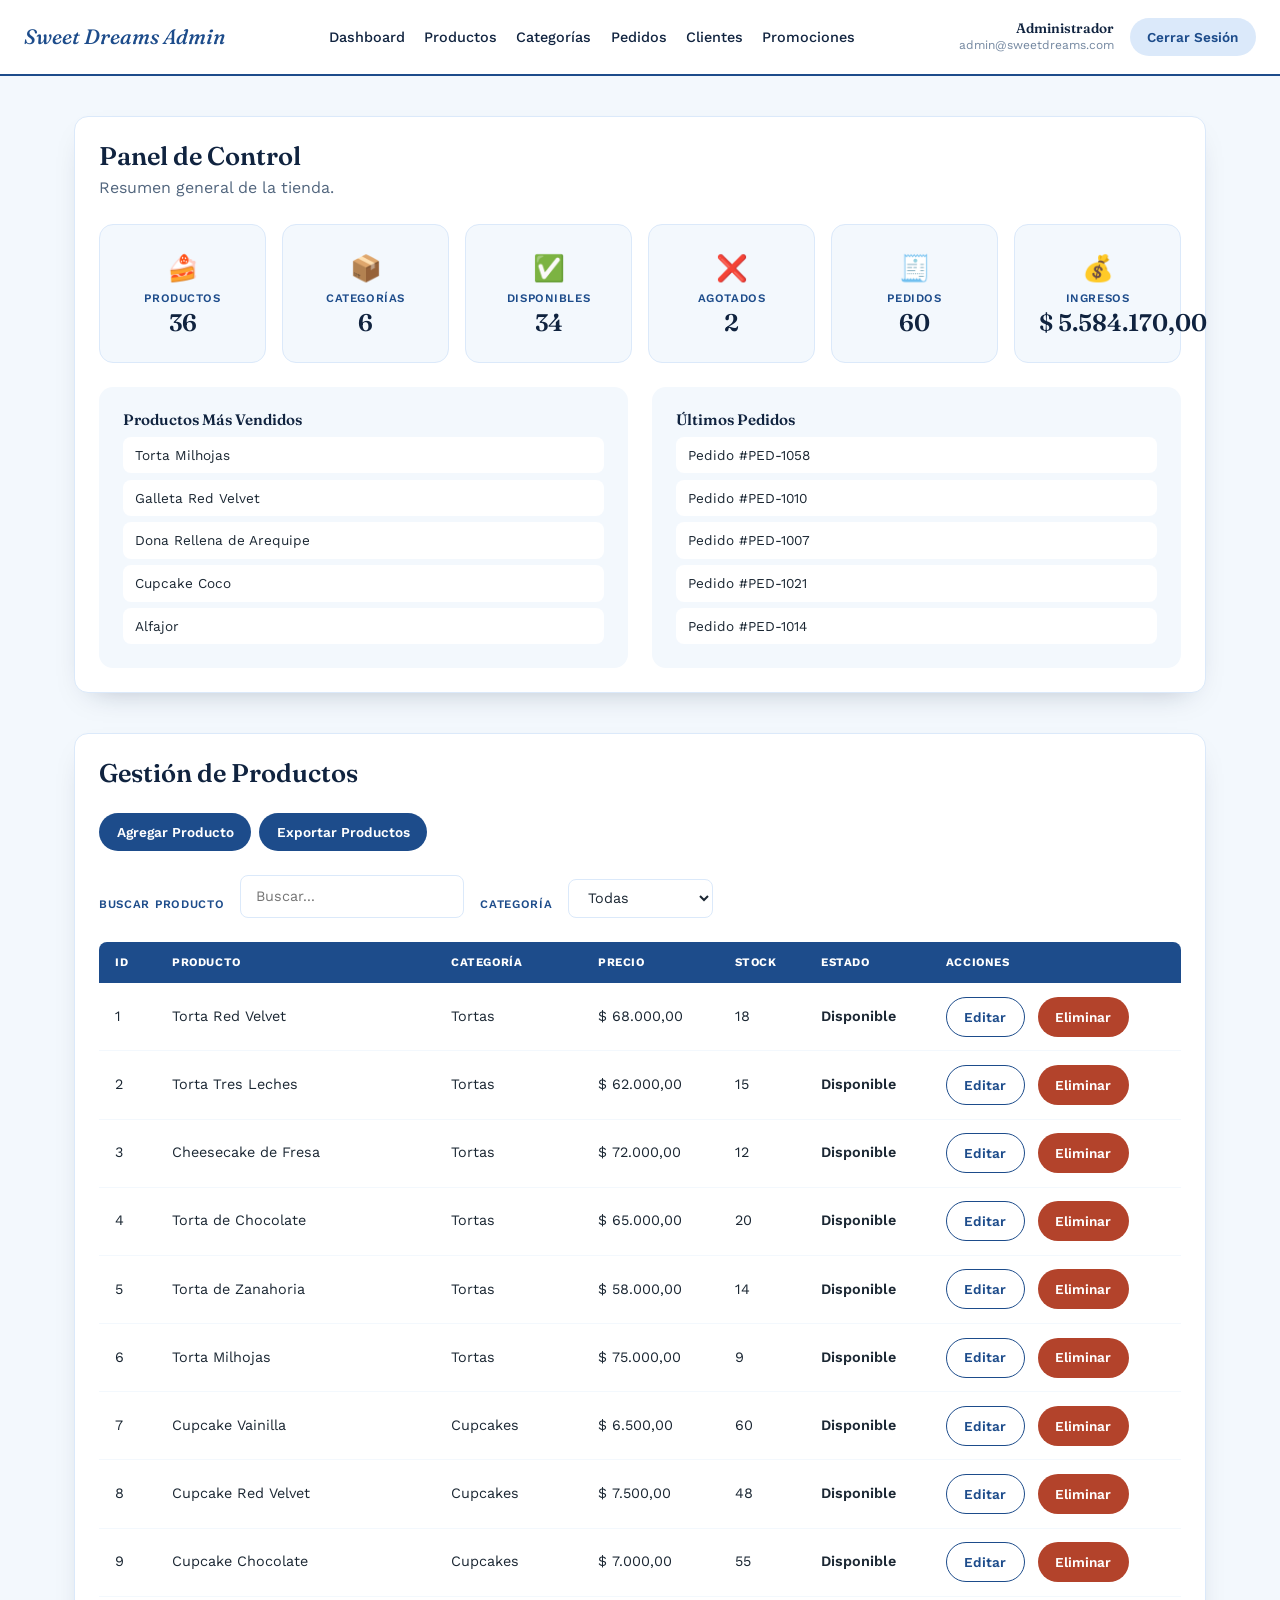
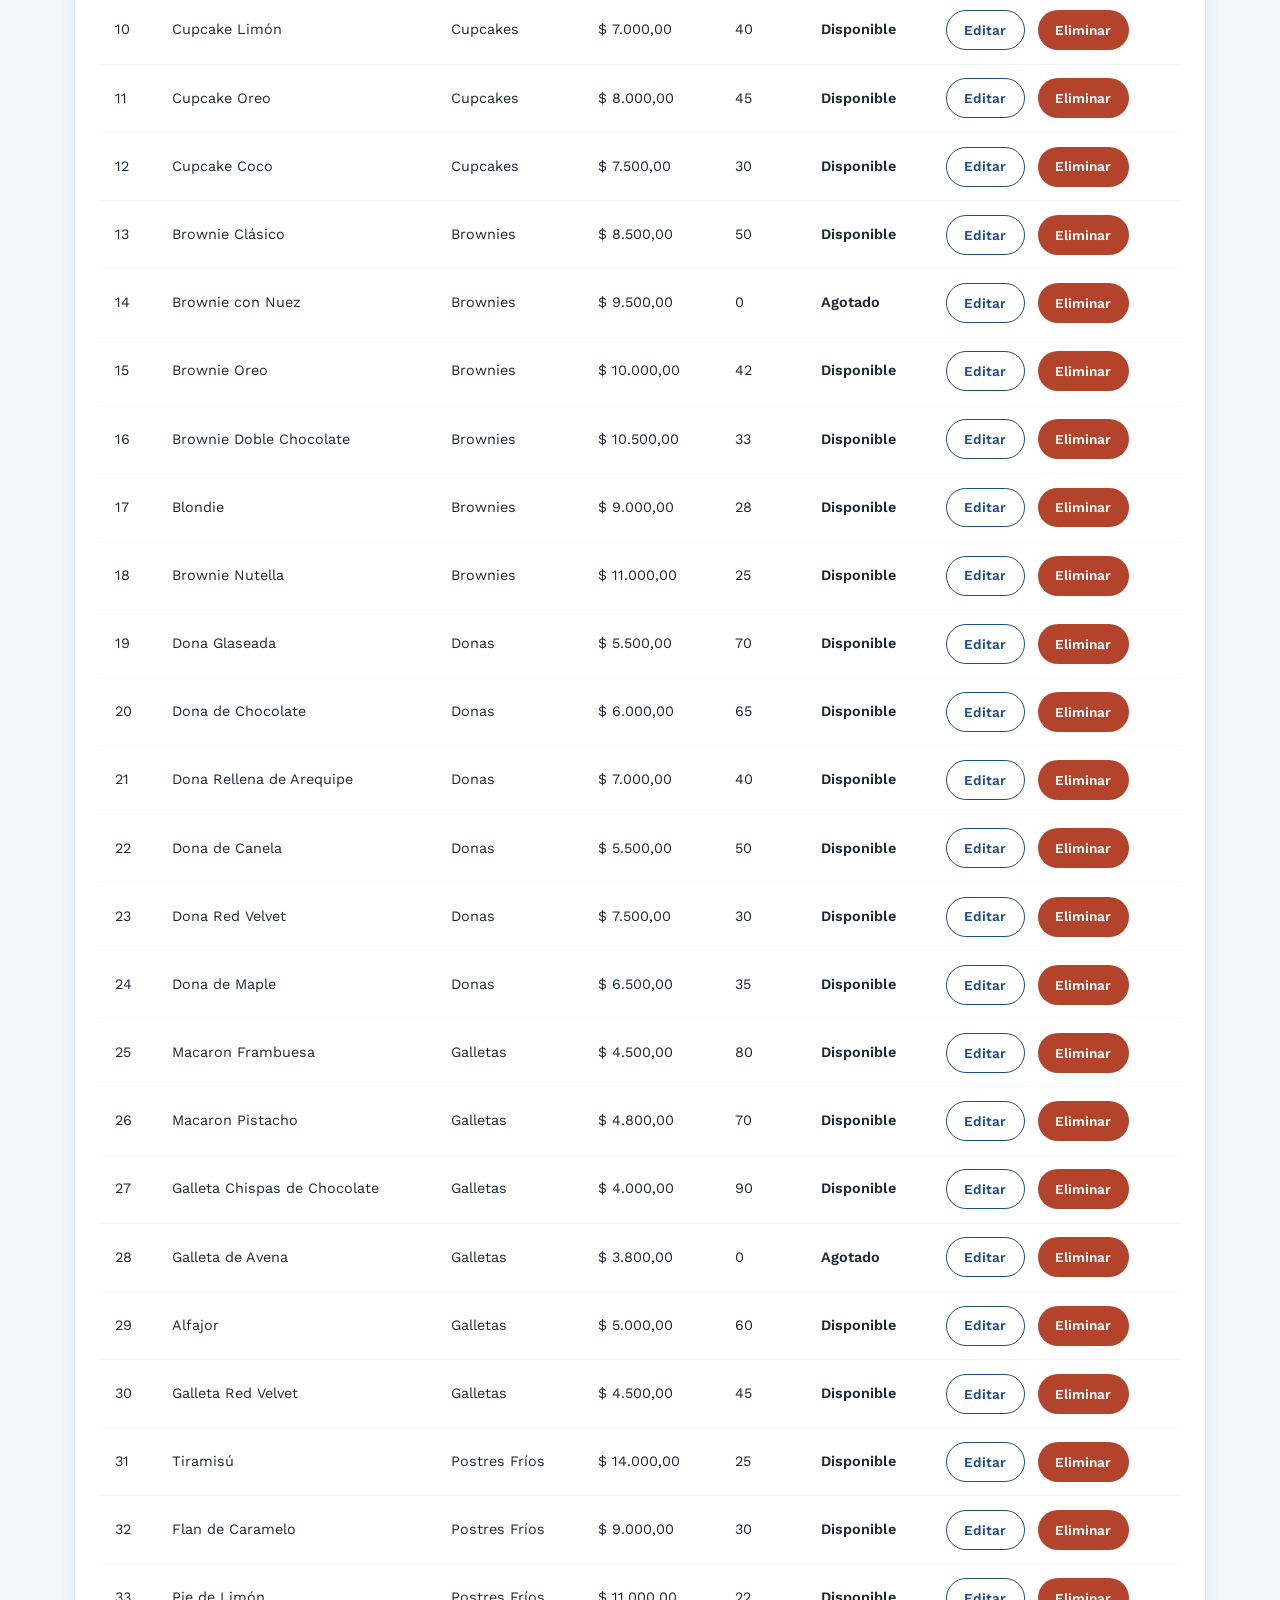
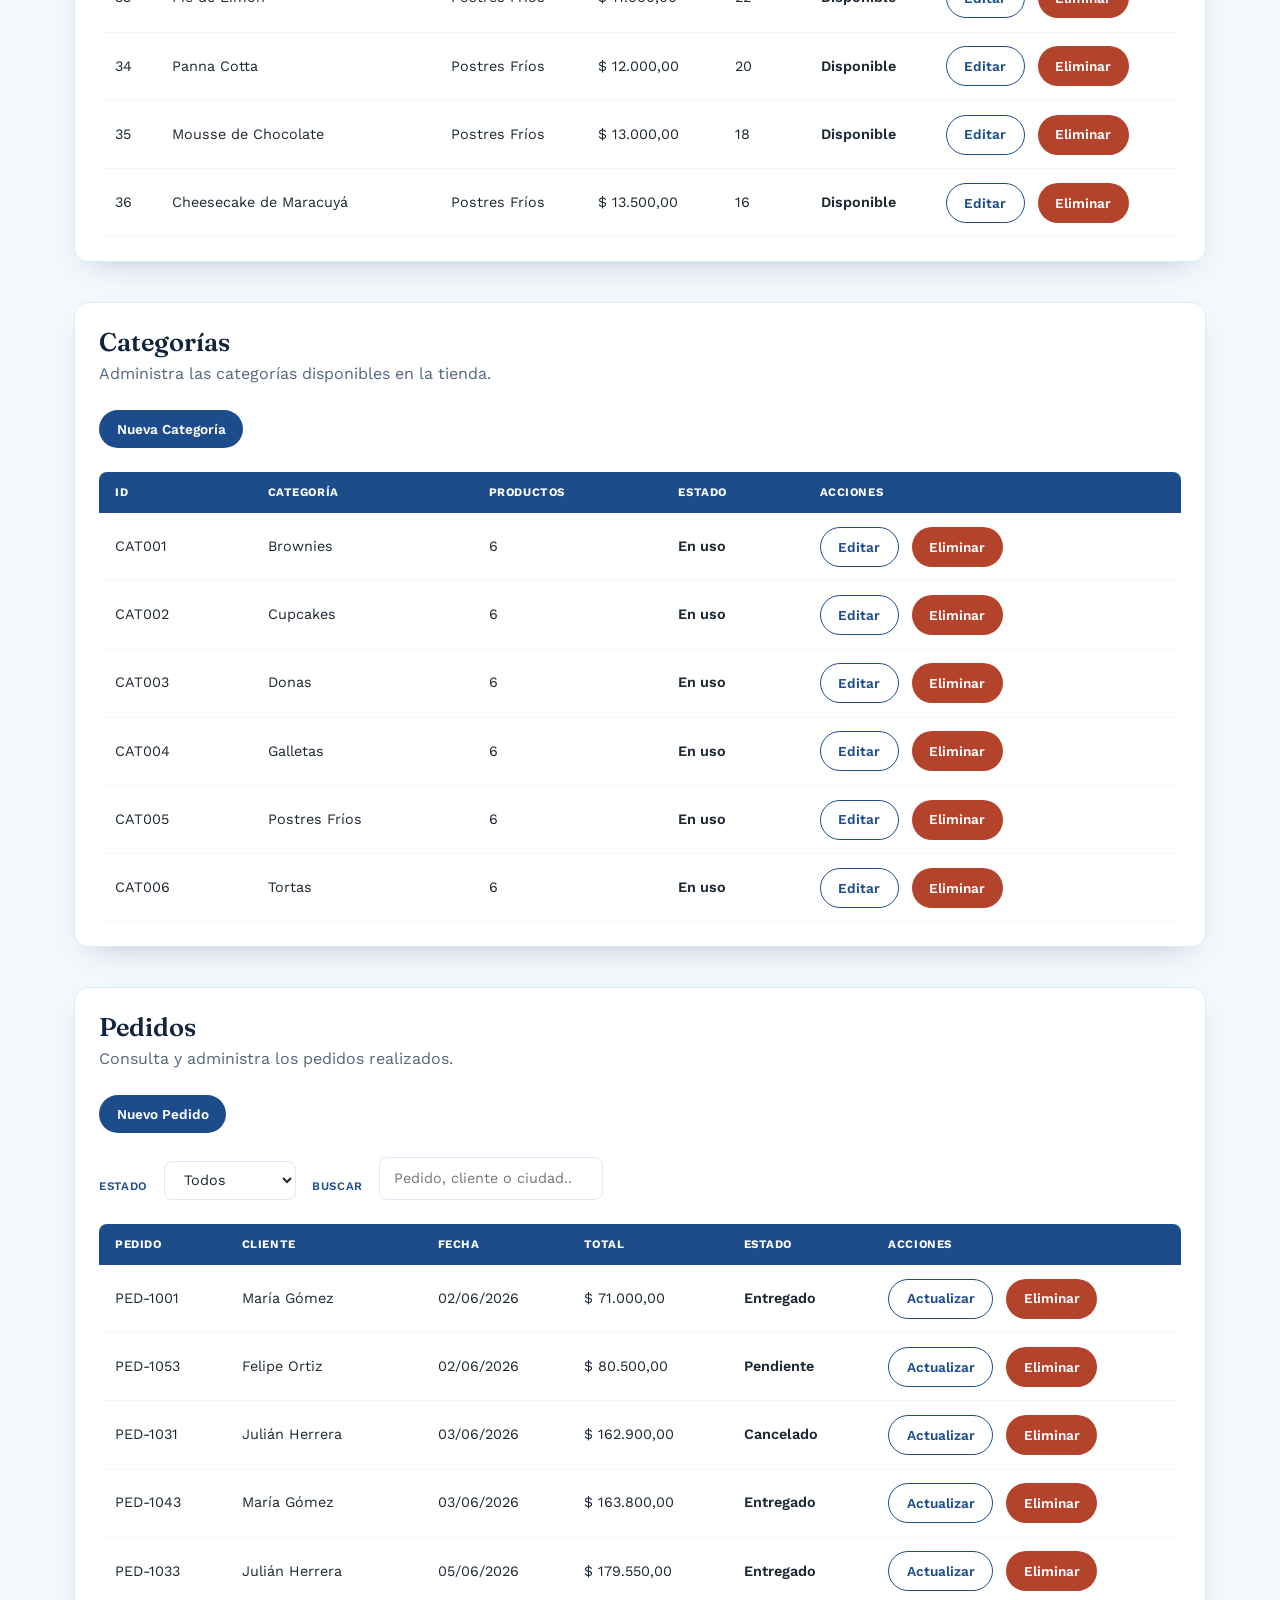
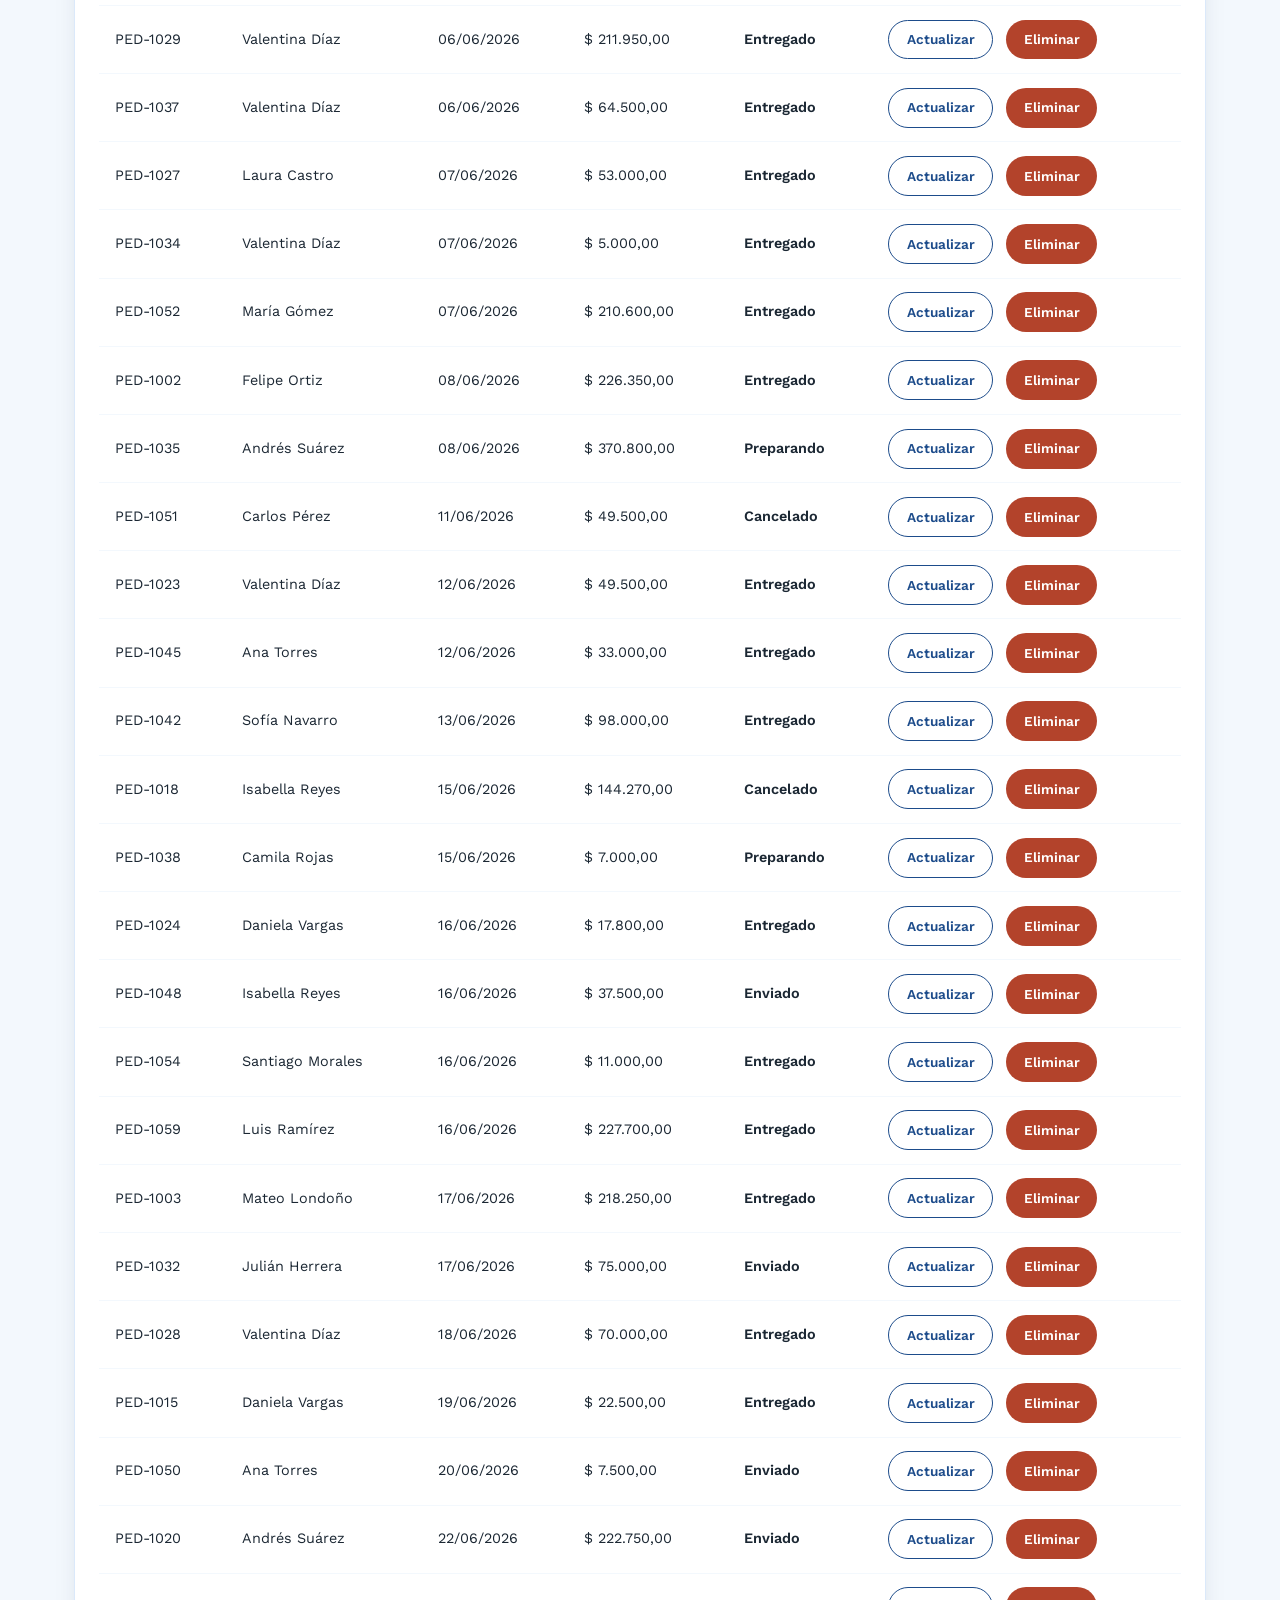
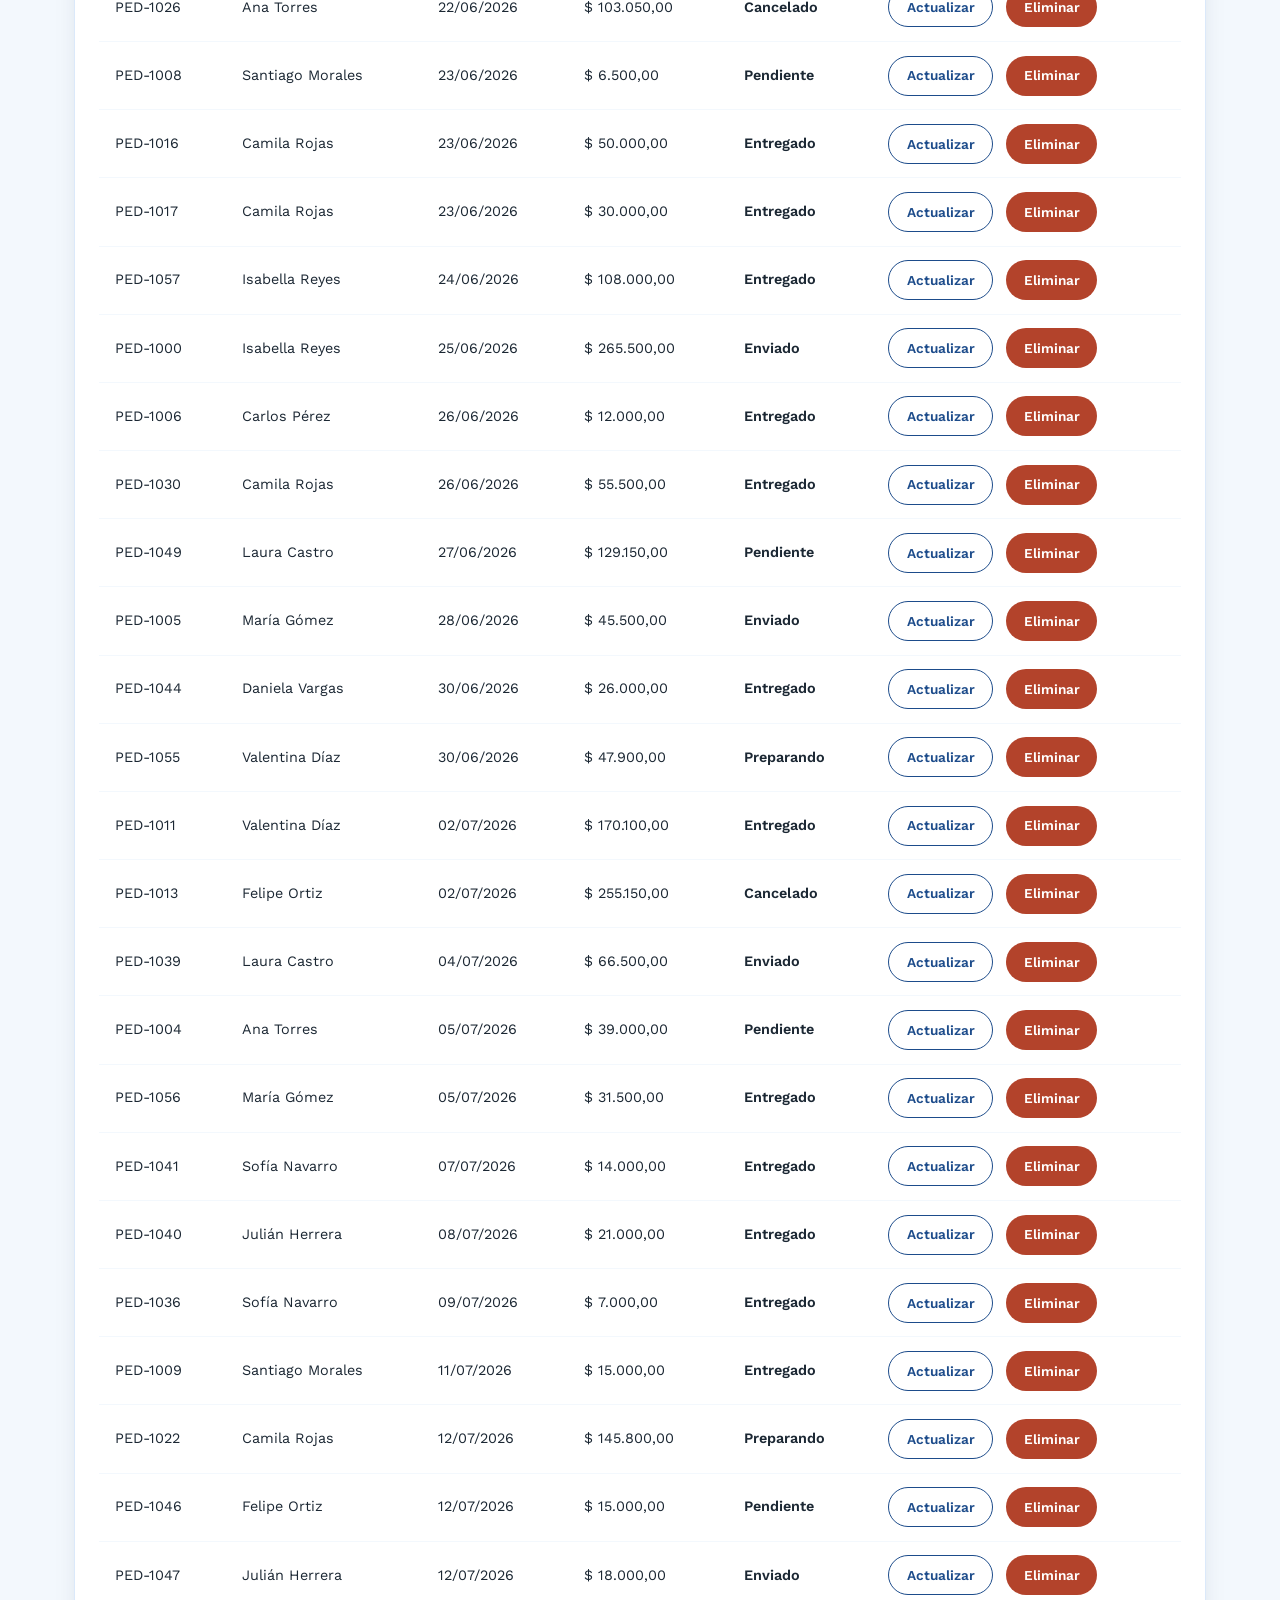
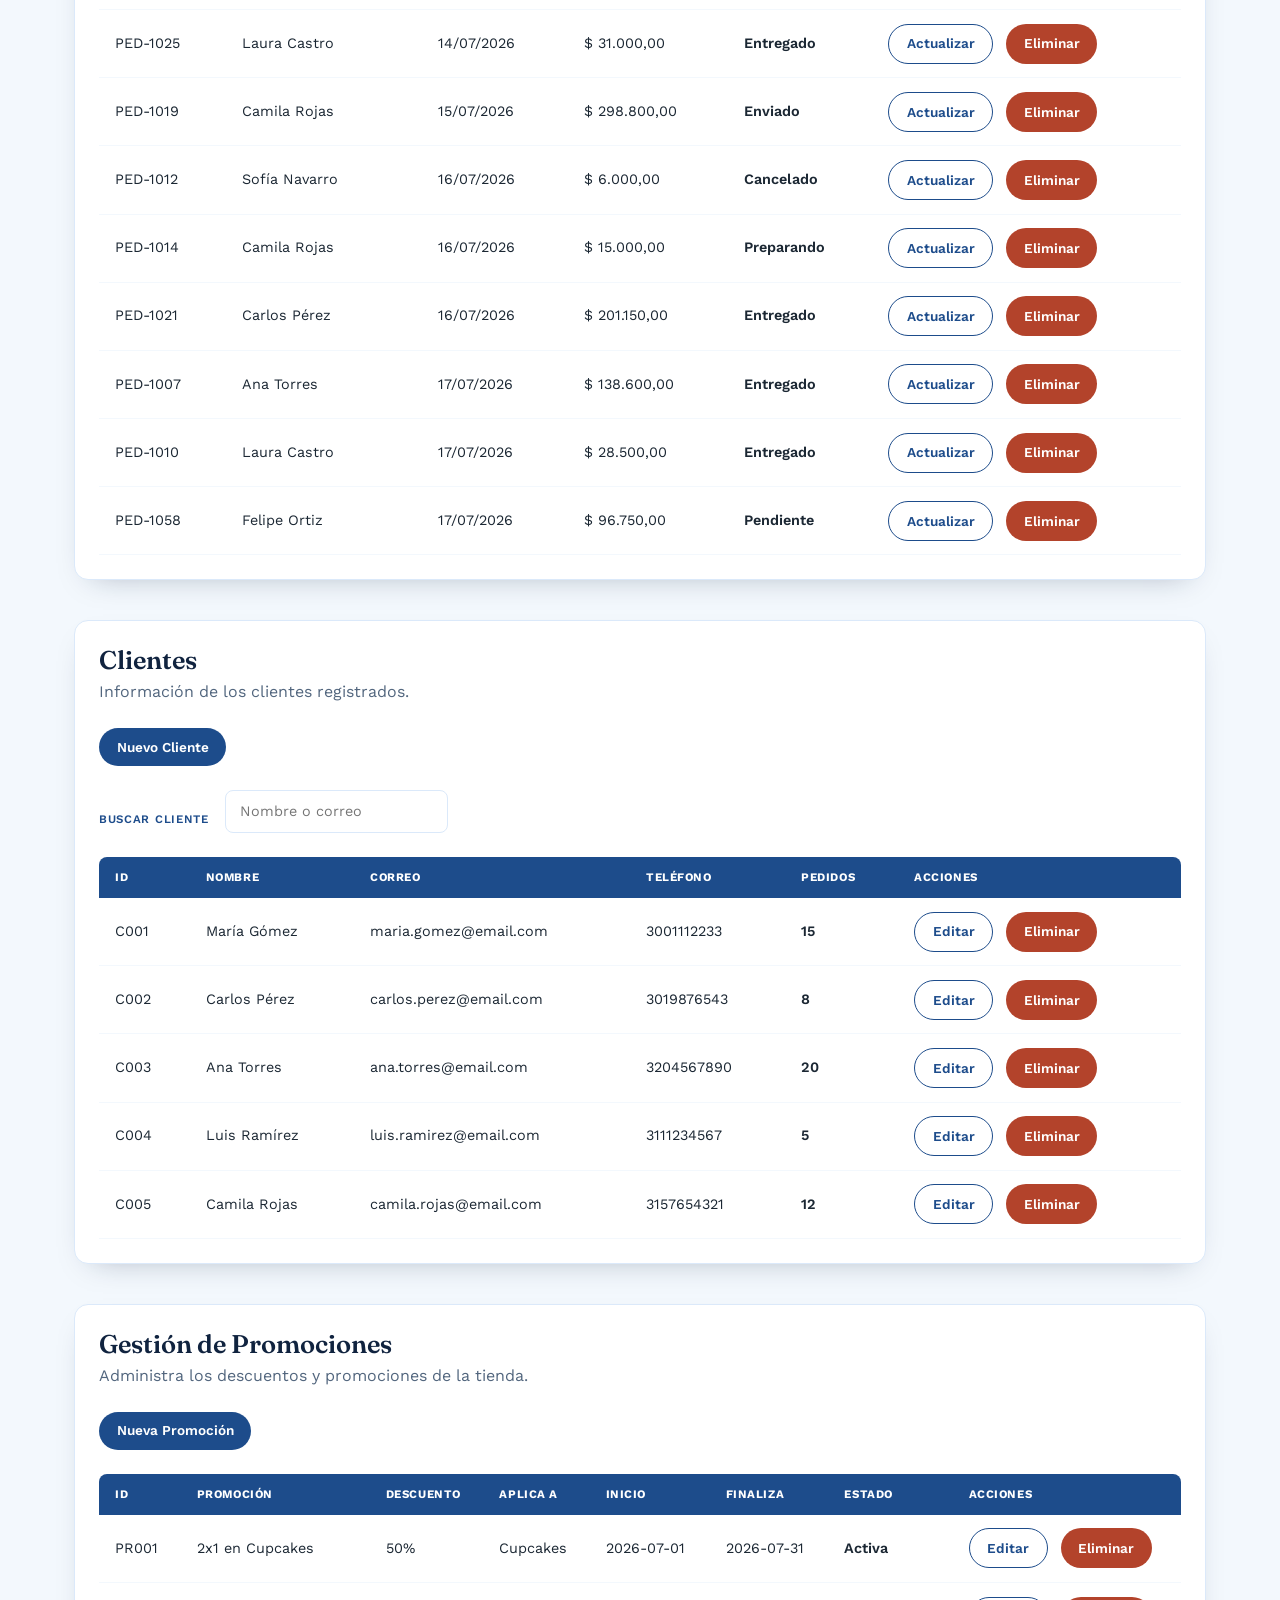
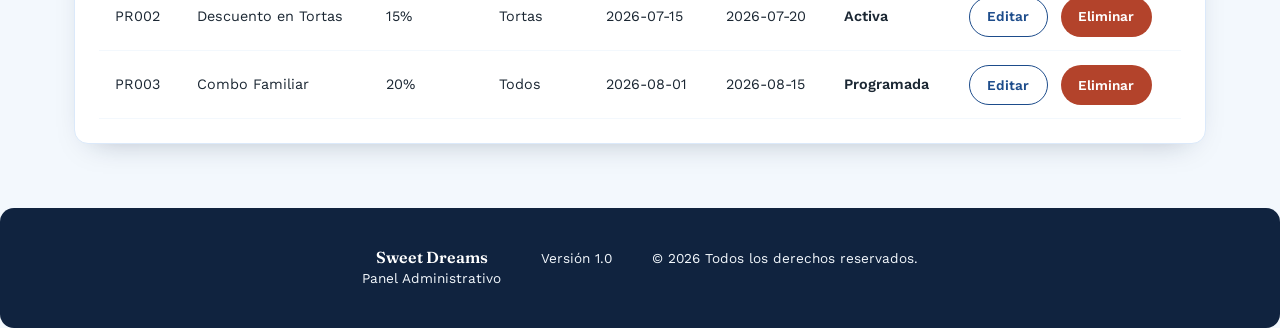
<file: admin.html>
<!DOCTYPE html>
<html lang="es">

<head>
    <meta charset="UTF-8">
    <meta name="viewport" content="width=device-width, initial-scale=1.0">
    <title>Dashboard | Tienda Virtual de Postres</title>

    <link rel="stylesheet" href="css/admin.css">
</head>

<body>

    <admin-header></admin-header>

    <main>

        <dashboard-home></dashboard-home>

        <dashboard-products></dashboard-products>

        <dashboard-categories></dashboard-categories>

        <dashboard-orders></dashboard-orders>

        <dashboard-customers></dashboard-customers>

        <dashboard-promotions></dashboard-promotions>

    </main>

    <admin-footer></admin-footer>

    <script src="js/admin.js" defer></script>

</body>

</html>
</file>
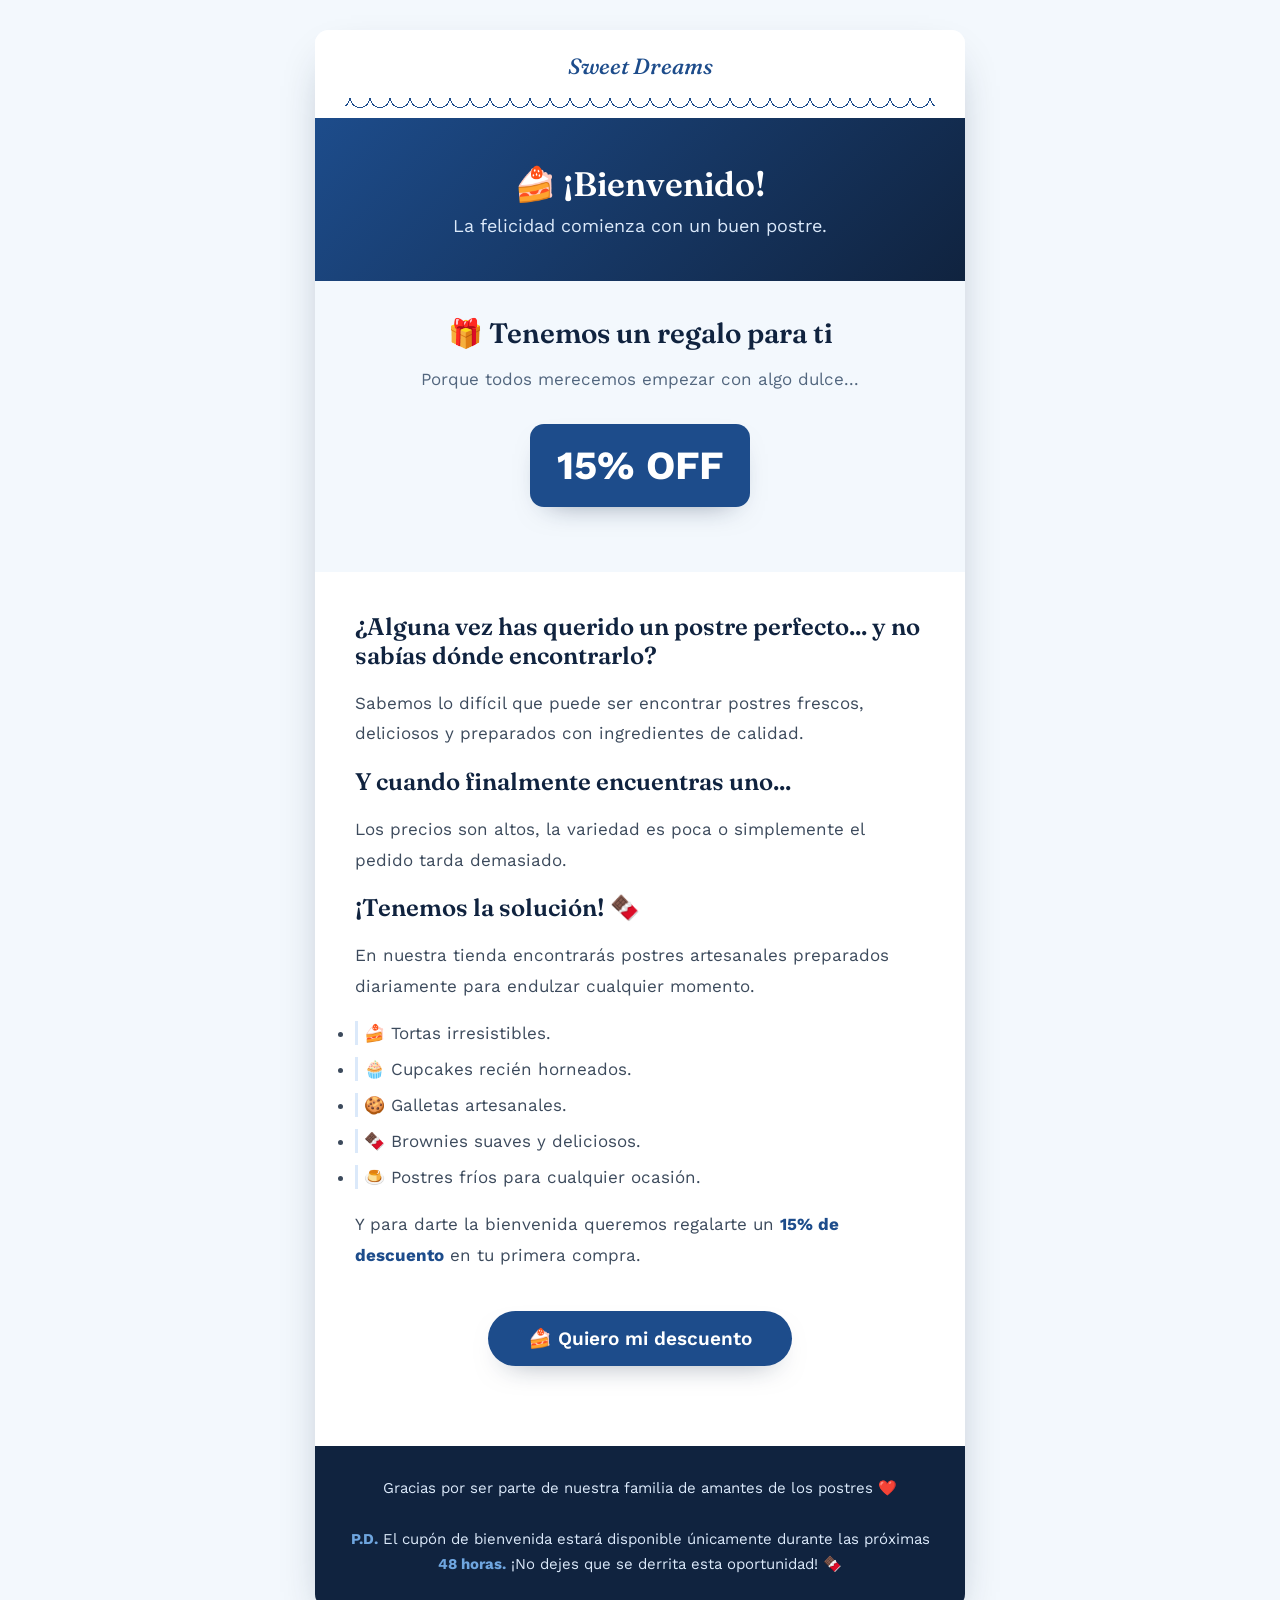
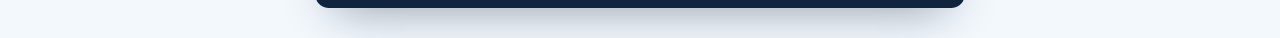
<file: email/email1.html>
<!DOCTYPE html>
<html lang="es">

<head>
<meta charset="UTF-8">
<meta name="viewport" content="width=device-width, initial-scale=1.0">

<title>Bienvenido</title>

<link rel="preconnect" href="https://fonts.googleapis.com">
<link href="https://fonts.googleapis.com/css2?family=Fraunces:ital,opsz,wght@0,9..144,500;0,9..144,600;1,9..144,500&family=Work+Sans:wght@400;500;600;700&display=swap" rel="stylesheet">

<style>

*{
margin:0;
padding:0;
box-sizing:border-box;
}

body{

background:#f3f8fd;
font-family:"Work Sans","Segoe UI",Arial,sans-serif;
color:#1b2733;
padding:30px;

}

.container{

max-width:650px;
margin:auto;
background:#ffffff;
border-radius:14px;
overflow:hidden;
box-shadow:0 20px 45px -20px rgba(16,35,63,.45);

}

.brand{

background:#ffffff;
text-align:center;
padding:22px 30px 0;

}

.brand span{

font-family:"Fraunces","Iowan Old Style",Georgia,serif;
font-style:italic;
font-weight:500;
font-size:22px;
color:#1d4c8b;

}

.scallop{

height:20px;
background-image:radial-gradient(circle at 10px 0,transparent 9px,#1d4c8b 9px,#1d4c8b 10px,transparent 10px);
background-size:20px 20px;
background-position:center top;
background-repeat:repeat-x;
margin-top:18px;

}

.header{

background:linear-gradient(135deg,#1d4c8b,#10233f);
padding:45px;
text-align:center;
color:#ffffff;

}

.header h1{

font-family:"Fraunces","Iowan Old Style",Georgia,serif;
font-weight:600;
font-size:34px;
margin-bottom:10px;

}

.header p{

font-size:18px;
color:#dbe9fa;

}

.banner{

padding:35px;
text-align:center;
background:#f3f8fd;

}

.banner h2{

font-family:"Fraunces","Iowan Old Style",Georgia,serif;
font-weight:600;
color:#10233f;
font-size:28px;
margin-bottom:15px;

}

.banner p{

font-size:17px;
color:#52667e;
line-height:1.7;

}

.discount{

margin:30px auto;
width:220px;
padding:18px;
background:#1d4c8b;
color:#ffffff;
font-size:40px;
font-weight:bold;
border-radius:14px;
box-shadow:0 12px 30px -18px rgba(16,35,63,.55);

}

.content{

padding:40px;

}

.content h3{

font-family:"Fraunces","Iowan Old Style",Georgia,serif;
font-weight:600;
font-size:24px;
margin-bottom:18px;
color:#10233f;

}

.content p{

color:#3c4a5c;
line-height:1.8;
font-size:17px;
margin-bottom:18px;

}

.content p strong{

color:#1d4c8b;

}

.list{

margin:20px 0;

}

.list li{

margin-bottom:12px;
font-size:17px;
color:#3c4a5c;
padding-left:6px;
border-left:3px solid #dbe9fa;
padding-top:2px;
padding-bottom:2px;

}

.cta{

text-align:center;
margin:40px 0;

}

.cta a{

display:inline-block;
padding:16px 40px;
background:#1d4c8b;
color:#ffffff;
text-decoration:none;
font-size:19px;
border-radius:999px;
font-weight:600;
box-shadow:0 12px 30px -18px rgba(16,35,63,.55);

}

.cta a:hover{

background:#10233f;

}

.footer{

background:#10233f;
padding:30px;
text-align:center;
font-size:15px;
color:#dbe9fa;
line-height:1.7;

}

.footer strong{

color:#6fa6e0;

}

@media(max-width:650px){

.header{

padding:30px;

}

.header h1{

font-size:28px;

}

.banner{

padding:25px;

}

.content{

padding:25px;

}

.discount{

font-size:34px;
width:180px;

}

.cta a{

width:100%;
display:block;

}

}

</style>

</head>

<body>

<div class="container">

<div class="brand">

<span>Sweet Dreams</span>

<div class="scallop"></div>

</div>

<div class="header">

<h1>🍰 ¡Bienvenido!</h1>

<p>La felicidad comienza con un buen postre.</p>

</div>

<div class="banner">

<h2>🎁 Tenemos un regalo para ti</h2>

<p>Porque todos merecemos empezar con algo dulce...</p>

<div class="discount">

15% OFF

</div>

</div>

<div class="content">

<h3>¿Alguna vez has querido un postre perfecto... y no sabías dónde encontrarlo?</h3>

<p>
Sabemos lo difícil que puede ser encontrar postres frescos, deliciosos y preparados con ingredientes de calidad.
</p>

<h3>Y cuando finalmente encuentras uno...</h3>

<p>
Los precios son altos, la variedad es poca o simplemente el pedido tarda demasiado.
</p>

<h3>¡Tenemos la solución! 🍫</h3>

<p>
En nuestra tienda encontrarás postres artesanales preparados diariamente para endulzar cualquier momento.
</p>

<ul class="list">

<li>🍰 Tortas irresistibles.</li>

<li>🧁 Cupcakes recién horneados.</li>

<li>🍪 Galletas artesanales.</li>

<li>🍫 Brownies suaves y deliciosos.</li>

<li>🍮 Postres fríos para cualquier ocasión.</li>

</ul>

<p>
Y para darte la bienvenida queremos regalarte un <strong>15% de descuento</strong> en tu primera compra.
</p>

<div class="cta">

<a href="#">🍰 Quiero mi descuento</a>

</div>

</div>

<div class="footer">

<p>
Gracias por ser parte de nuestra familia de amantes de los postres ❤️
</p>

<br>

<p>

<strong>P.D.</strong> El cupón de bienvenida estará disponible únicamente durante las próximas <strong>48 horas.</strong> ¡No dejes que se derrita esta oportunidad! 🍫

</p>

</div>

</div>

</body>

</html>
</file>
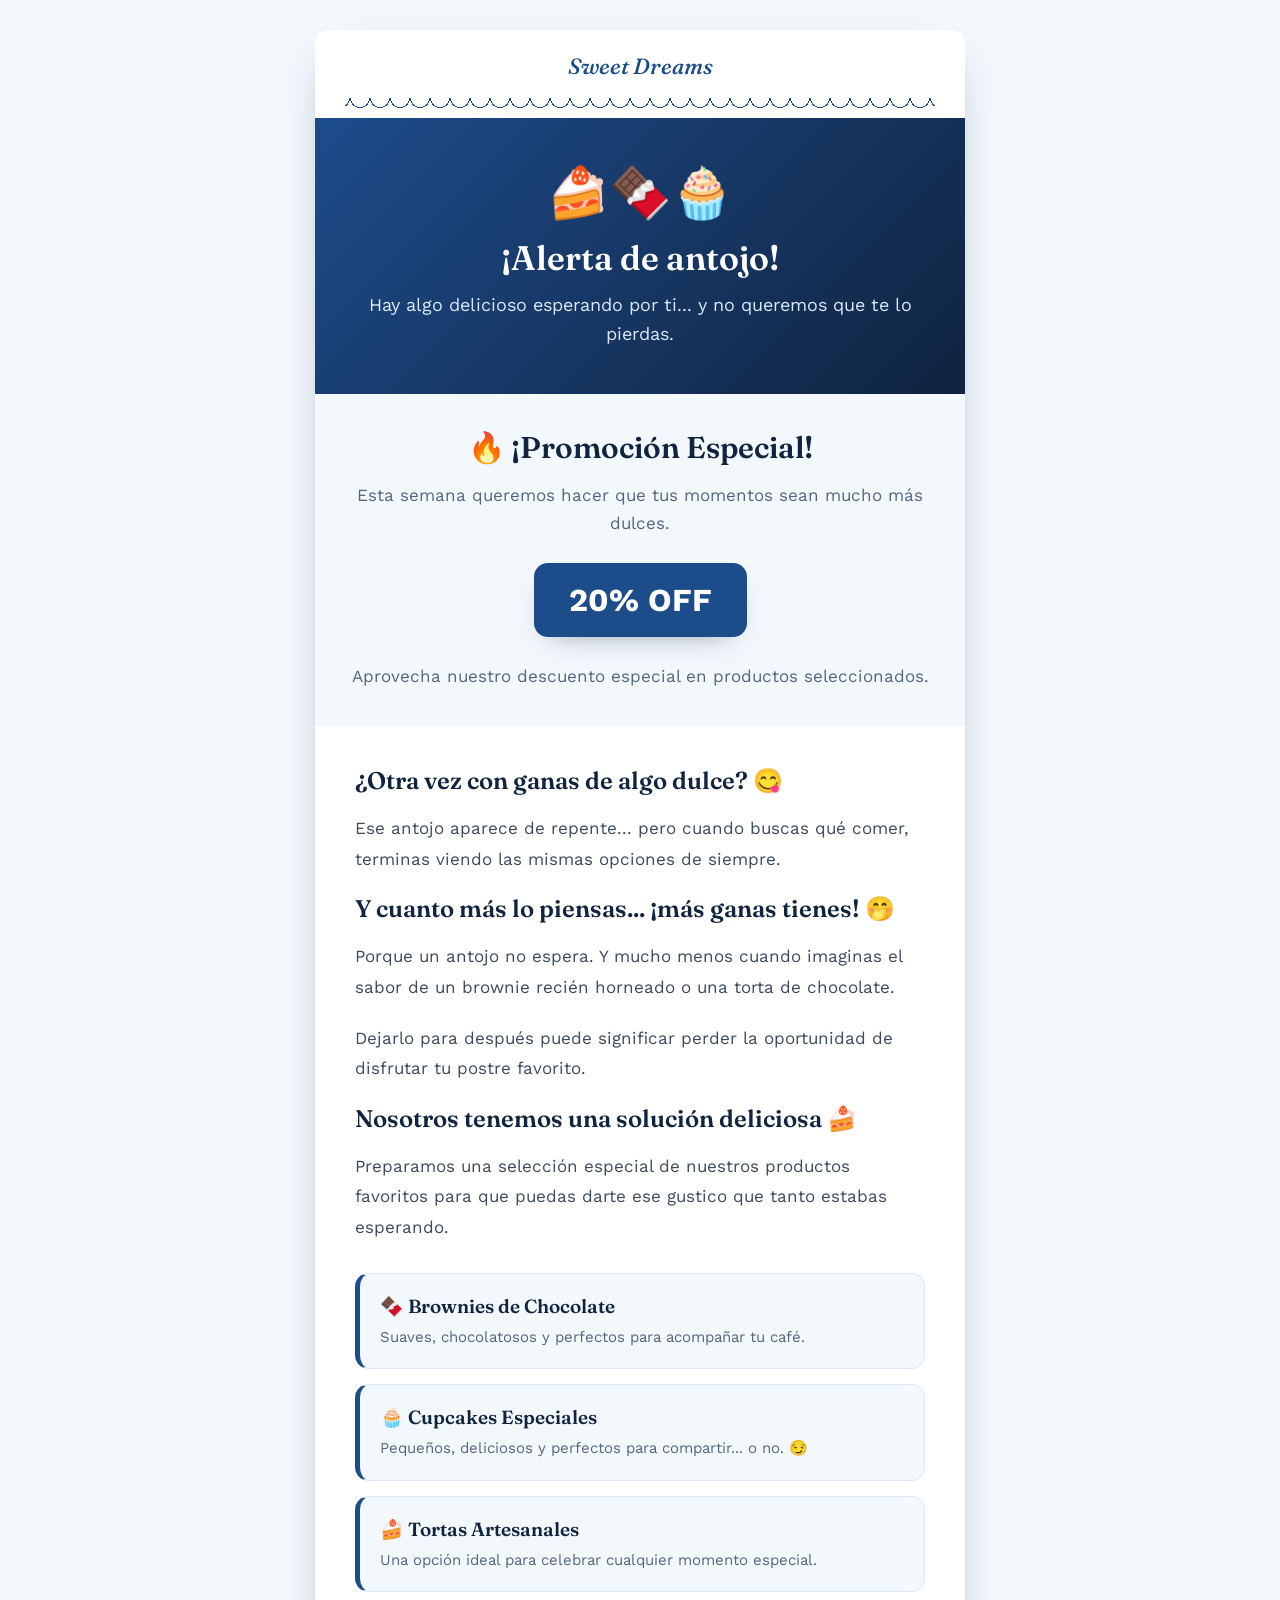
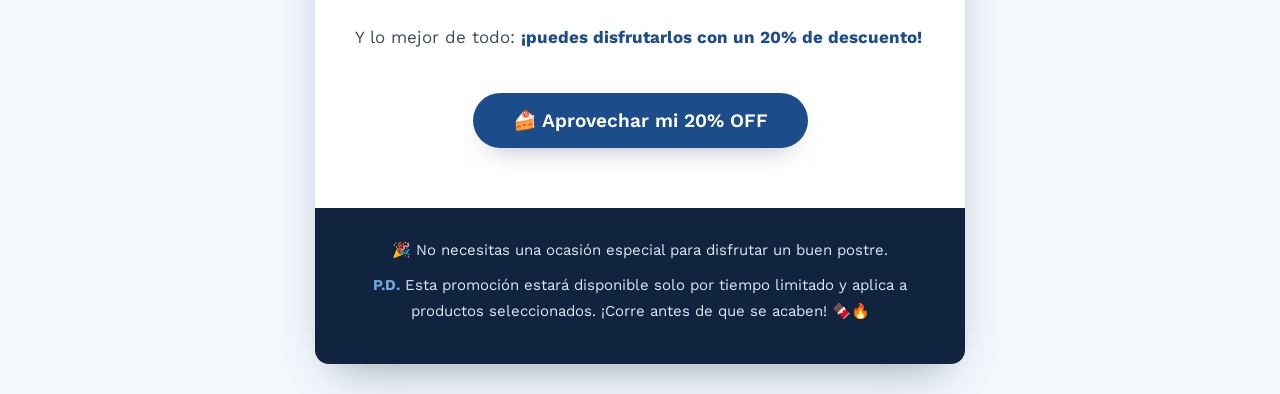
<file: email/email2.html>
<!DOCTYPE html>
<html lang="es">

<head>

    <meta charset="UTF-8">

    <meta name="viewport" content="width=device-width, initial-scale=1.0">

    <title>Promoción Especial</title>

    <link rel="preconnect" href="https://fonts.googleapis.com">
    <link href="https://fonts.googleapis.com/css2?family=Fraunces:ital,opsz,wght@0,9..144,500;0,9..144,600;1,9..144,500&family=Work+Sans:wght@400;500;600;700&display=swap" rel="stylesheet">

    <style>

        * {
            margin: 0;
            padding: 0;
            box-sizing: border-box;
        }

        body {
            margin: 0;
            padding: 30px;
            background-color: #f3f8fd;
            font-family: "Work Sans", "Segoe UI", Arial, sans-serif;
            color: #1b2733;
        }

        .email-container {
            max-width: 650px;
            margin: auto;
            background-color: #ffffff;
            border-radius: 14px;
            overflow: hidden;
            box-shadow: 0 20px 45px -20px rgba(16, 35, 63, 0.45);
        }

        /* BRAND */

        .brand {
            background-color: #ffffff;
            text-align: center;
            padding: 22px 30px 0;
        }

        .brand span {
            font-family: "Fraunces", "Iowan Old Style", Georgia, serif;
            font-style: italic;
            font-weight: 500;
            font-size: 22px;
            color: #1d4c8b;
        }

        .scallop {
            height: 20px;
            background-image: radial-gradient(circle at 10px 0, transparent 9px, #1d4c8b 9px, #1d4c8b 10px, transparent 10px);
            background-size: 20px 20px;
            background-position: center top;
            background-repeat: repeat-x;
            margin-top: 18px;
        }

        /* HEADER */

        .header {
            background: linear-gradient(135deg, #1d4c8b, #10233f);
            color: #ffffff;
            text-align: center;
            padding: 45px 30px;
        }

        .header .emoji {
            font-size: 50px;
            margin-bottom: 15px;
        }

        .header h1 {
            font-family: "Fraunces", "Iowan Old Style", Georgia, serif;
            font-weight: 600;
            font-size: 34px;
            margin-bottom: 12px;
        }

        .header p {
            font-size: 18px;
            line-height: 1.6;
            color: #dbe9fa;
        }

        /* PROMOTION */

        .promotion {
            background-color: #f3f8fd;
            text-align: center;
            padding: 35px 25px;
        }

        .promotion h2 {
            font-family: "Fraunces", "Iowan Old Style", Georgia, serif;
            font-weight: 600;
            color: #10233f;
            font-size: 30px;
            margin-bottom: 15px;
        }

        .promotion p {
            font-size: 17px;
            line-height: 1.7;
            color: #52667e;
        }

        .offer {
            display: inline-block;
            margin: 25px auto;
            padding: 18px 35px;
            background-color: #1d4c8b;
            color: #ffffff;
            border-radius: 14px;
            font-size: 32px;
            font-weight: bold;
            box-shadow: 0 12px 30px -18px rgba(16, 35, 63, 0.55);
        }

        /* CONTENT */

        .content {
            padding: 40px;
        }

        .content h3 {
            font-family: "Fraunces", "Iowan Old Style", Georgia, serif;
            font-weight: 600;
            font-size: 24px;
            color: #10233f;
            margin-bottom: 18px;
        }

        .content p {
            font-size: 17px;
            line-height: 1.8;
            color: #3c4a5c;
            margin-bottom: 20px;
        }

        .content p strong {
            color: #1d4c8b;
        }

        /* PRODUCT CARDS */

        .products {
            margin: 30px 0;
        }

        .product {
            background-color: #f3f8fd;
            padding: 20px;
            margin-bottom: 15px;
            border-radius: 14px;
            border: 1px solid #dbe9fa;
            border-left: 5px solid #1d4c8b;
        }

        .product h4 {
            font-family: "Fraunces", "Iowan Old Style", Georgia, serif;
            font-weight: 600;
            color: #10233f;
            font-size: 19px;
            margin-bottom: 8px;
        }

        .product p {
            margin: 0;
            font-size: 15px;
            line-height: 1.5;
            color: #52667e;
        }

        /* CTA */

        .cta {
            text-align: center;
            margin: 40px 0 20px;
        }

        .cta a {
            display: inline-block;
            padding: 16px 40px;
            background-color: #1d4c8b;
            color: #ffffff;
            text-decoration: none;
            border-radius: 999px;
            font-size: 19px;
            font-weight: 600;
            box-shadow: 0 12px 30px -18px rgba(16, 35, 63, 0.55);
        }

        .cta a:hover {
            background-color: #10233f;
        }

        /* FOOTER */

        .footer {
            background-color: #10233f;
            color: #dbe9fa;
            text-align: center;
            padding: 30px 25px;
        }

        .footer p {
            font-size: 15px;
            line-height: 1.7;
            margin-bottom: 10px;
        }

        .footer strong {
            color: #6fa6e0;
        }

        /* RESPONSIVE */

        @media (max-width: 650px) {

            body {
                padding: 10px;
            }

            .header {
                padding: 35px 20px;
            }

            .header h1 {
                font-size: 27px;
            }

            .header p {
                font-size: 16px;
            }

            .promotion {
                padding: 30px 20px;
            }

            .promotion h2 {
                font-size: 25px;
            }

            .offer {
                font-size: 27px;
                padding: 15px 25px;
            }

            .content {
                padding: 25px 20px;
            }

            .content h3 {
                font-size: 22px;
            }

            .cta a {
                display: block;
                width: 100%;
            }

        }

    </style>

</head>

<body>

    <div class="email-container">

        <!-- BRAND -->

        <div class="brand">

            <span>Sweet Dreams</span>

            <div class="scallop"></div>

        </div>


        <!-- HEADER -->

        <div class="header">

            <div class="emoji">
                🍰🍫🧁
            </div>

            <h1>
                ¡Alerta de antojo!
            </h1>

            <p>
                Hay algo delicioso esperando por ti...
                y no queremos que te lo pierdas.
            </p>

        </div>


        <!-- PROMOTION -->

        <div class="promotion">

            <h2>
                🔥 ¡Promoción Especial!
            </h2>

            <p>
                Esta semana queremos hacer que tus momentos
                sean mucho más dulces.
            </p>

            <div class="offer">
                20% OFF
            </div>

            <p>
                Aprovecha nuestro descuento especial
                en productos seleccionados.
            </p>

        </div>


        <!-- CONTENT -->

        <div class="content">

            <!-- PAS: PROBLEMA -->

            <h3>
                ¿Otra vez con ganas de algo dulce? 😋
            </h3>

            <p>
                Ese antojo aparece de repente...
                pero cuando buscas qué comer,
                terminas viendo las mismas opciones de siempre.
            </p>


            <!-- PAS: AGITACIÓN -->

            <h3>
                Y cuanto más lo piensas... ¡más ganas tienes! 🤭
            </h3>

            <p>
                Porque un antojo no espera.
                Y mucho menos cuando imaginas el sabor
                de un brownie recién horneado o una torta de chocolate.
            </p>

            <p>
                Dejarlo para después puede significar
                perder la oportunidad de disfrutar tu postre favorito.
            </p>


            <!-- PAS: SOLUCIÓN -->

            <h3>
                Nosotros tenemos una solución deliciosa 🍰
            </h3>

            <p>
                Preparamos una selección especial de nuestros
                productos favoritos para que puedas darte
                ese gustico que tanto estabas esperando.
            </p>


            <!-- PRODUCTS -->

            <div class="products">

                <div class="product">

                    <h4>
                        🍫 Brownies de Chocolate
                    </h4>

                    <p>
                        Suaves, chocolatosos y perfectos
                        para acompañar tu café.
                    </p>

                </div>


                <div class="product">

                    <h4>
                        🧁 Cupcakes Especiales
                    </h4>

                    <p>
                        Pequeños, deliciosos y perfectos
                        para compartir... o no. 😏
                    </p>

                </div>


                <div class="product">

                    <h4>
                        🍰 Tortas Artesanales
                    </h4>

                    <p>
                        Una opción ideal para celebrar
                        cualquier momento especial.
                    </p>

                </div>

            </div>


            <p>
                Y lo mejor de todo:
                <strong>¡puedes disfrutarlos con un 20% de descuento!</strong>
            </p>


            <!-- CTA -->

            <div class="cta">

                <a href="#">
                    🍰 Aprovechar mi 20% OFF
                </a>

            </div>

        </div>


        <!-- FOOTER / POSTDATA -->

        <div class="footer">

            <p>
                🎉 No necesitas una ocasión especial
                para disfrutar un buen postre.
            </p>

            <p>
                <strong>P.D.</strong>
                Esta promoción estará disponible
                solo por tiempo limitado y aplica a
                productos seleccionados.
                ¡Corre antes de que se acaben! 🍫🔥
            </p>

        </div>

    </div>

</body>

</html>
</file>
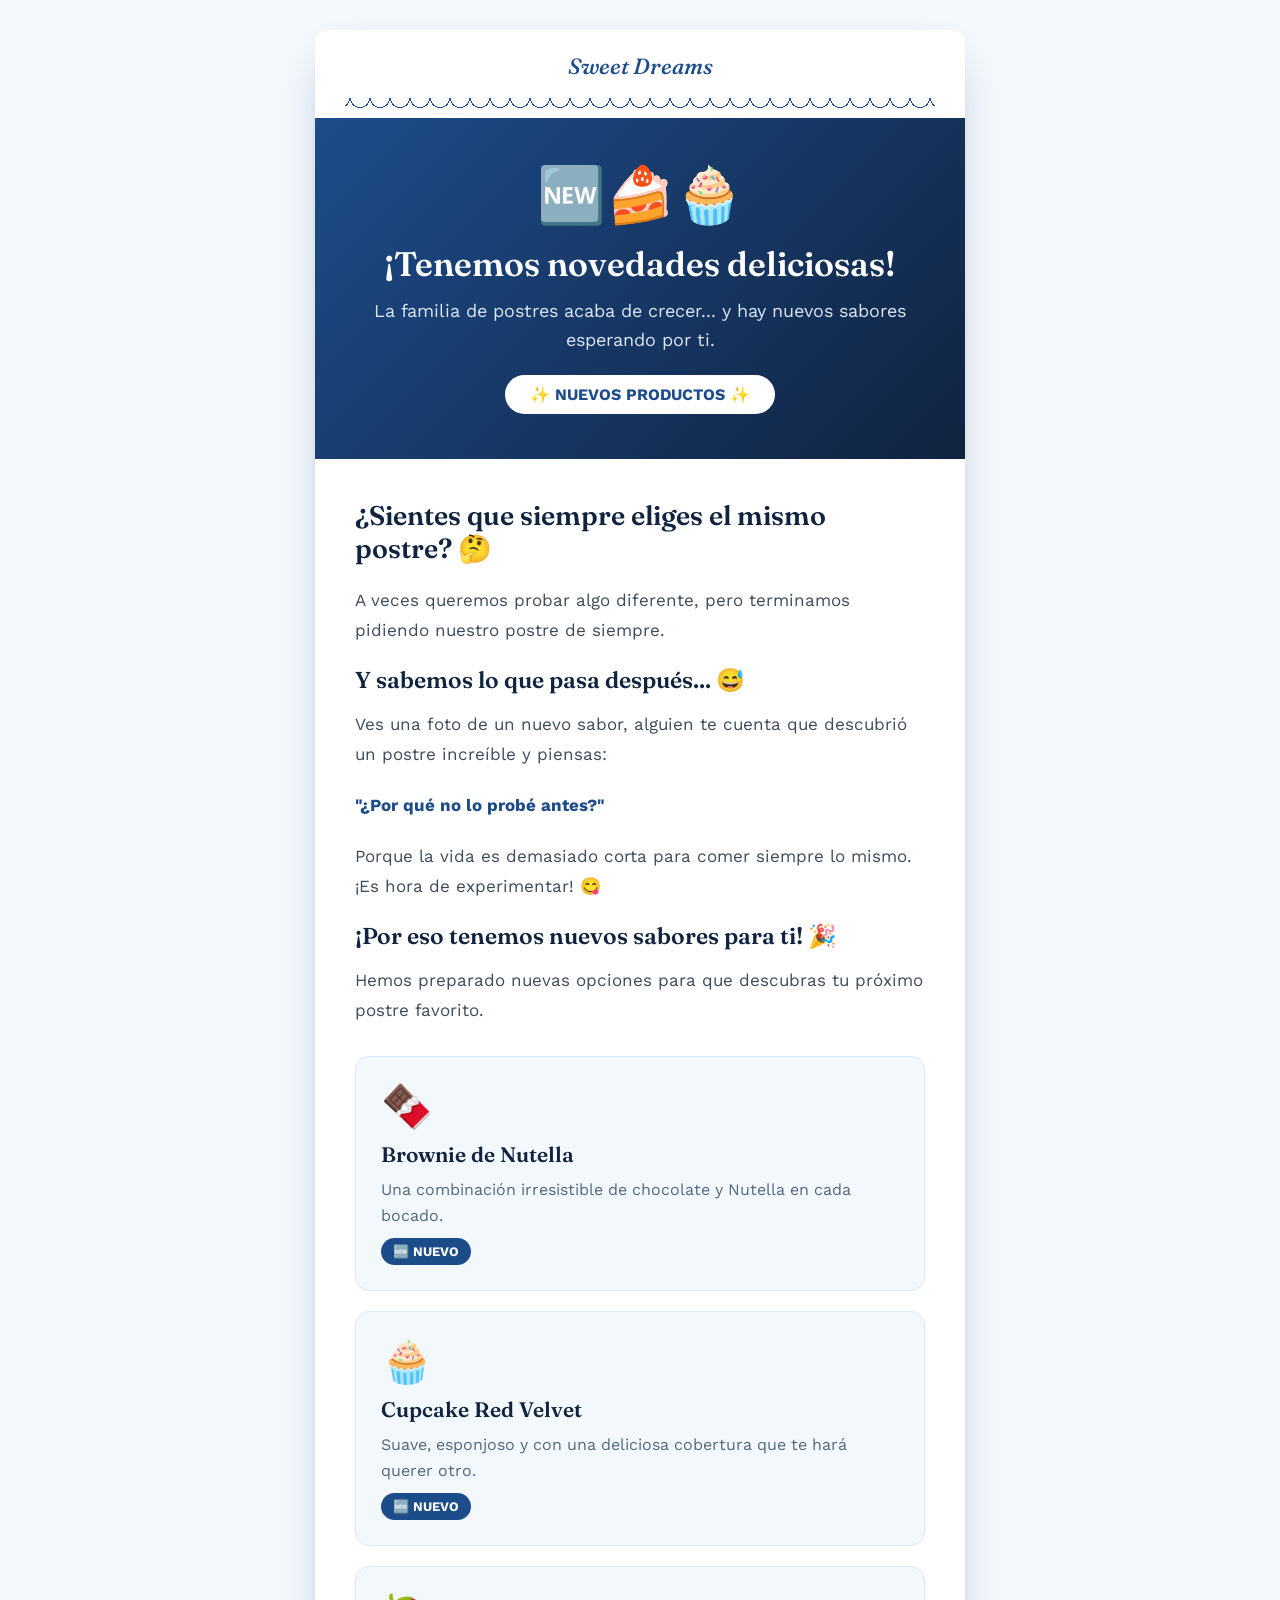
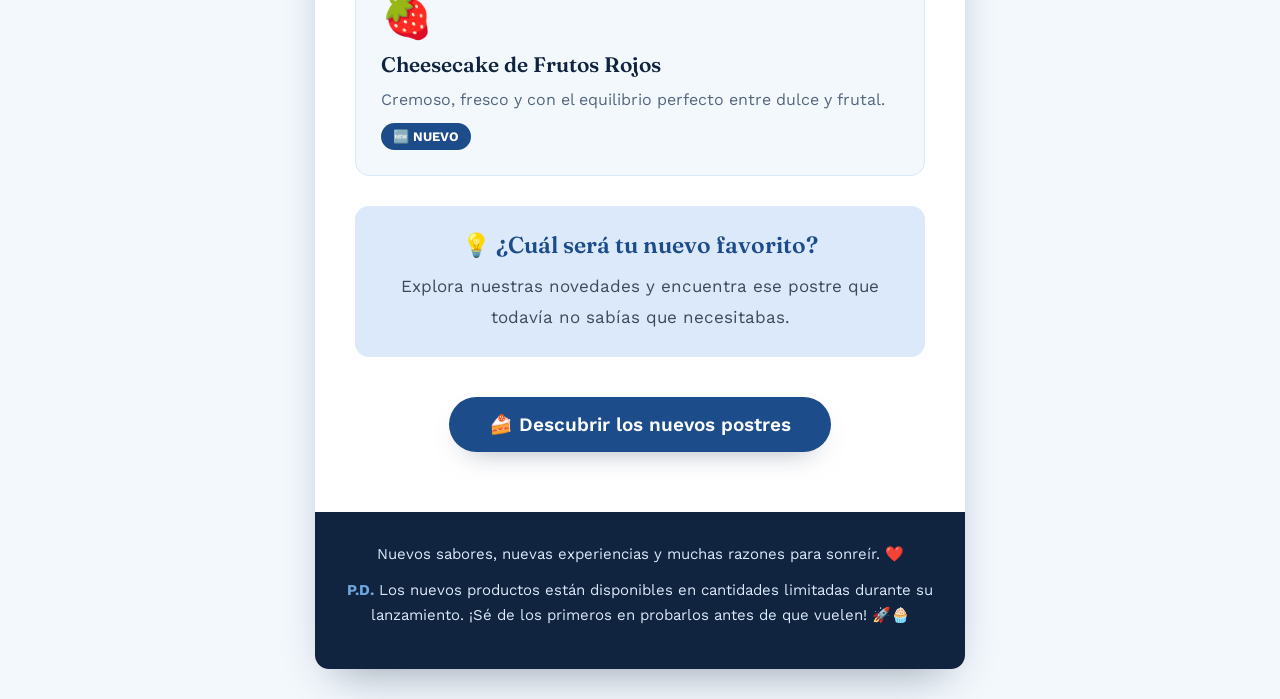
<file: email/email3.html>
<!DOCTYPE html>
<html lang="es">

<head>

    <meta charset="UTF-8">

    <meta name="viewport" content="width=device-width, initial-scale=1.0">

    <title>Nuevos Productos</title>

    <link rel="preconnect" href="https://fonts.googleapis.com">
    <link href="https://fonts.googleapis.com/css2?family=Fraunces:ital,opsz,wght@0,9..144,500;0,9..144,600;1,9..144,500&family=Work+Sans:wght@400;500;600;700&display=swap" rel="stylesheet">

    <style>

        * {
            margin: 0;
            padding: 0;
            box-sizing: border-box;
        }

        body {
            margin: 0;
            padding: 30px;
            background-color: #f3f8fd;
            font-family: "Work Sans", "Segoe UI", Arial, sans-serif;
            color: #1b2733;
        }

        .email-container {
            max-width: 650px;
            margin: auto;
            background-color: #ffffff;
            border-radius: 14px;
            overflow: hidden;
            box-shadow: 0 20px 45px -20px rgba(16, 35, 63, 0.45);
        }

        /* BRAND */

        .brand {
            background-color: #ffffff;
            text-align: center;
            padding: 22px 30px 0;
        }

        .brand span {
            font-family: "Fraunces", "Iowan Old Style", Georgia, serif;
            font-style: italic;
            font-weight: 500;
            font-size: 22px;
            color: #1d4c8b;
        }

        .scallop {
            height: 20px;
            background-image: radial-gradient(circle at 10px 0, transparent 9px, #1d4c8b 9px, #1d4c8b 10px, transparent 10px);
            background-size: 20px 20px;
            background-position: center top;
            background-repeat: repeat-x;
            margin-top: 18px;
        }

        /* HEADER */

        .header {
            background: linear-gradient(135deg, #1d4c8b, #10233f);
            color: #ffffff;
            text-align: center;
            padding: 45px 30px;
        }

        .header .emoji {
            font-size: 55px;
            margin-bottom: 15px;
        }

        .header h1 {
            font-family: "Fraunces", "Iowan Old Style", Georgia, serif;
            font-weight: 600;
            font-size: 34px;
            margin-bottom: 12px;
        }

        .header p {
            font-size: 18px;
            line-height: 1.6;
            color: #dbe9fa;
        }

        /* NEW BADGE */

        .new-badge {
            display: inline-block;
            margin-top: 20px;
            padding: 10px 25px;
            background-color: #ffffff;
            color: #1d4c8b;
            border-radius: 999px;
            font-weight: bold;
            font-size: 16px;
        }

        /* CONTENT */

        .content {
            padding: 40px;
        }

        .content h2 {
            font-family: "Fraunces", "Iowan Old Style", Georgia, serif;
            font-weight: 600;
            font-size: 27px;
            color: #10233f;
            margin-bottom: 20px;
        }

        .content h3 {
            font-family: "Fraunces", "Iowan Old Style", Georgia, serif;
            font-weight: 600;
            font-size: 23px;
            color: #10233f;
            margin-bottom: 15px;
        }

        .content p {
            font-size: 17px;
            line-height: 1.8;
            color: #3c4a5c;
            margin-bottom: 20px;
        }

        .content p strong {
            color: #1d4c8b;
        }

        /* PRODUCT CARDS */

        .products {
            margin: 30px 0;
        }

        .product {
            background-color: #f3f8fd;
            border-radius: 14px;
            padding: 25px;
            margin-bottom: 20px;
            border: 1px solid #dbe9fa;
        }

        .product-icon {
            font-size: 42px;
            margin-bottom: 10px;
        }

        .product h4 {
            font-family: "Fraunces", "Iowan Old Style", Georgia, serif;
            font-weight: 600;
            font-size: 21px;
            color: #10233f;
            margin-bottom: 10px;
        }

        .product p {
            font-size: 16px;
            line-height: 1.6;
            color: #52667e;
            margin-bottom: 10px;
        }

        .product-tag {
            display: inline-block;
            padding: 6px 12px;
            background-color: #1d4c8b;
            color: #ffffff;
            border-radius: 999px;
            font-size: 13px;
            font-weight: bold;
        }

        /* HIGHLIGHT */

        .highlight {
            background-color: #dbe9fa;
            padding: 25px;
            border-radius: 14px;
            margin: 30px 0;
            text-align: center;
        }

        .highlight h3 {
            color: #1d4c8b;
            margin-bottom: 12px;
        }

        .highlight p {
            margin-bottom: 0;
            color: #3c4a5c;
        }

        /* CTA */

        .cta {
            text-align: center;
            margin: 40px 0 20px;
        }

        .cta a {
            display: inline-block;
            padding: 16px 40px;
            background-color: #1d4c8b;
            color: #ffffff;
            text-decoration: none;
            border-radius: 999px;
            font-size: 19px;
            font-weight: 600;
            box-shadow: 0 12px 30px -18px rgba(16, 35, 63, 0.55);
        }

        .cta a:hover {
            background-color: #10233f;
        }

        /* FOOTER */

        .footer {
            background-color: #10233f;
            color: #dbe9fa;
            text-align: center;
            padding: 30px 25px;
        }

        .footer p {
            font-size: 15px;
            line-height: 1.7;
            margin-bottom: 10px;
        }

        .footer strong {
            color: #6fa6e0;
        }

        /* RESPONSIVE */

        @media (max-width: 650px) {

            body {
                padding: 10px;
            }

            .header {
                padding: 35px 20px;
            }

            .header h1 {
                font-size: 27px;
            }

            .header p {
                font-size: 16px;
            }

            .content {
                padding: 25px 20px;
            }

            .content h2 {
                font-size: 23px;
            }

            .content h3 {
                font-size: 21px;
            }

            .product {
                padding: 20px;
            }

            .cta a {
                display: block;
                width: 100%;
            }

        }

    </style>

</head>


<body>

    <div class="email-container">


        <!-- BRAND -->

        <div class="brand">

            <span>Sweet Dreams</span>

            <div class="scallop"></div>

        </div>


        <!-- HEADER -->

        <div class="header">

            <div class="emoji">
                🆕🍰🧁
            </div>

            <h1>
                ¡Tenemos novedades deliciosas!
            </h1>

            <p>
                La familia de postres acaba de crecer...
                y hay nuevos sabores esperando por ti.
            </p>

            <div class="new-badge">
                ✨ NUEVOS PRODUCTOS ✨
            </div>

        </div>


        <!-- CONTENT -->

        <div class="content">


            <!-- PAS: PROBLEMA -->

            <h2>
                ¿Sientes que siempre eliges el mismo postre? 🤔
            </h2>

            <p>
                A veces queremos probar algo diferente,
                pero terminamos pidiendo nuestro postre de siempre.
            </p>


            <!-- PAS: AGITACIÓN -->

            <h3>
                Y sabemos lo que pasa después... 😅
            </h3>

            <p>
                Ves una foto de un nuevo sabor,
                alguien te cuenta que descubrió un postre increíble
                y piensas:
            </p>

            <p>
                <strong>
                    "¿Por qué no lo probé antes?"
                </strong>
            </p>

            <p>
                Porque la vida es demasiado corta para comer
                siempre lo mismo. ¡Es hora de experimentar! 😋
            </p>


            <!-- PAS: SOLUCIÓN -->

            <h3>
                ¡Por eso tenemos nuevos sabores para ti! 🎉
            </h3>

            <p>
                Hemos preparado nuevas opciones para que
                descubras tu próximo postre favorito.
            </p>


            <!-- PRODUCTS -->

            <div class="products">


                <div class="product">

                    <div class="product-icon">
                        🍫
                    </div>

                    <h4>
                        Brownie de Nutella
                    </h4>

                    <p>
                        Una combinación irresistible de chocolate
                        y Nutella en cada bocado.
                    </p>

                    <span class="product-tag">
                        🆕 NUEVO
                    </span>

                </div>


                <div class="product">

                    <div class="product-icon">
                        🧁
                    </div>

                    <h4>
                        Cupcake Red Velvet
                    </h4>

                    <p>
                        Suave, esponjoso y con una deliciosa
                        cobertura que te hará querer otro.
                    </p>

                    <span class="product-tag">
                        🆕 NUEVO
                    </span>

                </div>


                <div class="product">

                    <div class="product-icon">
                        🍓
                    </div>

                    <h4>
                        Cheesecake de Frutos Rojos
                    </h4>

                    <p>
                        Cremoso, fresco y con el equilibrio perfecto
                        entre dulce y frutal.
                    </p>

                    <span class="product-tag">
                        🆕 NUEVO
                    </span>

                </div>


            </div>


            <!-- HIGHLIGHT -->

            <div class="highlight">

                <h3>
                    💡 ¿Cuál será tu nuevo favorito?
                </h3>

                <p>
                    Explora nuestras novedades y encuentra
                    ese postre que todavía no sabías que necesitabas.
                </p>

            </div>


            <!-- CTA -->

            <div class="cta">

                <a href="#">
                    🍰 Descubrir los nuevos postres
                </a>

            </div>


        </div>


        <!-- FOOTER / POSTDATA -->

        <div class="footer">

            <p>
                Nuevos sabores, nuevas experiencias
                y muchas razones para sonreír. ❤️
            </p>

            <p>

                <strong>P.D.</strong>
                Los nuevos productos están disponibles
                en cantidades limitadas durante su lanzamiento.
                ¡Sé de los primeros en probarlos antes de que vuelen! 🚀🧁

            </p>

        </div>


    </div>

</body>

</html>
</file>
<file: css/admin.css>
/* ============================================================
   SWEET DREAMS
   admin.css
   ------------------------------------------------------------
   Misma identidad "porcelana de pastelería" que style.css,
   adaptada a tablas, formularios y tarjetas del panel admin.
============================================================ */

@import url("https://fonts.googleapis.com/css2?family=Fraunces:ital,opsz,wght@0,9..144,400;0,9..144,500;0,9..144,600;1,9..144,500&family=Work+Sans:wght@400;500;600;700&display=swap");


/* ============================================================
   TOKENS
============================================================ */

:root {

    --sd-white: #ffffff;
    --sd-porcelain: #f3f8fd;
    --sd-powder: #dbe9fa;
    --sd-sky: #6fa6e0;
    --sd-cobalt: #1d4c8b;
    --sd-navy: #10233f;
    --sd-ink: #1b2733;
    --sd-success: #2f855a;
    --sd-success-bg: #e4f4ea;
    --sd-danger: #b3432b;
    --sd-danger-bg: #fbe9e4;
    --sd-warning: #a3720f;
    --sd-warning-bg: #fbf1de;

    --font-display: "Fraunces", "Iowan Old Style", serif;
    --font-body: "Work Sans", "Segoe UI", sans-serif;

    --space-1: 0.5rem;
    --space-2: 1rem;
    --space-3: 1.5rem;
    --space-4: 2.5rem;
    --space-5: 4rem;

    --radius-s: 8px;
    --radius-m: 14px;
    --radius-pill: 999px;

    --shadow-soft: 0 12px 30px -18px rgba(16, 35, 63, 0.35);
    --shadow-lift: 0 20px 45px -20px rgba(16, 35, 63, 0.45);

    --content-width: 1180px;
    --header-height: 76px;

}


/* ============================================================
   RESET
============================================================ */

*,
*::before,
*::after {
    box-sizing: border-box;
}

body,
h1, h2, h3, h4, p {
    margin: 0;
}

ul, ol {
    margin: 0;
    padding: 0;
    list-style: none;
}

button, input, select, textarea {
    font: inherit;
    color: inherit;
}

button {
    cursor: pointer;
    background: none;
    border: none;
}

a {
    color: inherit;
    text-decoration: none;
}

table {
    border-collapse: collapse;
    width: 100%;
}

:focus-visible {
    outline: 3px solid var(--sd-sky);
    outline-offset: 2px;
    border-radius: var(--radius-s);
}


/* ============================================================
   BASE
============================================================ */

body {

    font-family: var(--font-body);
    color: var(--sd-ink);
    background: var(--sd-porcelain);
    line-height: 1.5;
    -webkit-font-smoothing: antialiased;

}

h1, h2, h3 {
    font-family: var(--font-display);
    color: var(--sd-navy);
    font-weight: 600;
    line-height: 1.2;
}

h2 { font-size: 1.6rem; }
h3 { font-size: 1.05rem; }

p {
    color: #52667e;
}


/* ============================================================
   LAYOUT GENERAL
============================================================ */

main {

    display: flex;
    flex-direction: column;
    gap: var(--space-4);
    max-width: var(--content-width);
    margin: 0 auto;
    padding: var(--space-4) var(--space-3) var(--space-5);

}

main > * {

    background: var(--sd-white);
    border: 1px solid var(--sd-powder);
    border-radius: var(--radius-m);
    padding: var(--space-3);
    box-shadow: var(--shadow-soft);

}

.section-header {
    margin-bottom: var(--space-3);
}

.section-header p {
    margin-top: 0.25rem;
}


/* ============================================================
   BOTONES
============================================================ */

button {

    display: inline-flex;
    align-items: center;
    gap: 0.4rem;
    padding: 0.55rem 1.1rem;
    border-radius: var(--radius-pill);
    font-weight: 600;
    font-size: 0.85rem;
    background: var(--sd-cobalt);
    color: var(--sd-white);
    transition: background 0.15s ease, transform 0.15s ease;

}

button:hover {
    background: var(--sd-navy);
}

button:active {
    transform: translateY(1px);
}

/* Acciones secundarias / destructivas dentro de tablas */
.btn-eliminar,
.btn-delete-category,
.btn-delete-sale,
.btn-eliminar-cliente,
.btn-eliminar-promocion {
    background: var(--sd-danger);
}

.btn-eliminar:hover,
.btn-delete-category:hover,
.btn-delete-sale:hover,
.btn-eliminar-cliente:hover,
.btn-eliminar-promocion:hover {
    background: #8f3520;
}

.btn-editar,
.btn-edit-category,
.btn-editar-venta,
.btn-editar-cliente,
.btn-editar-promocion,
.btn-ver,
.btn-ver-cliente,
.btn-ver-promocion {
    background: transparent;
    color: var(--sd-cobalt);
    border: 1.5px solid var(--sd-cobalt);
}

.btn-editar:hover,
.btn-edit-category:hover,
.btn-editar-venta:hover,
.btn-editar-cliente:hover,
.btn-editar-promocion:hover,
.btn-ver:hover,
.btn-ver-cliente:hover,
.btn-ver-promocion:hover {
    background: var(--sd-porcelain);
}

.btn-stock-plus,
.btn-stock-minus {
    padding: 0.3rem 0.7rem;
    font-size: 0.9rem;
}

.btn-stock-minus {
    background: var(--sd-powder);
    color: var(--sd-cobalt);
}


/* ============================================================
   BUSCADORES Y FILTROS
============================================================ */

input[type="search"],
input[type="text"],
input[type="email"],
select {

    padding: 0.6rem 0.9rem;
    border: 1.5px solid var(--sd-powder);
    border-radius: var(--radius-s);
    background: var(--sd-white);
    font-size: 0.9rem;
    transition: border-color 0.15s ease;

}

input:focus,
select:focus {
    border-color: var(--sd-cobalt);
    outline: none;
}

label {

    display: block;
    font-size: 0.72rem;
    font-weight: 600;
    letter-spacing: 0.06em;
    text-transform: uppercase;
    color: var(--sd-cobalt);
    margin-bottom: 0.3rem;

}

.products-search,
.customers-search,
.orders-filters {

    display: flex;
    flex-wrap: wrap;
    align-items: end;
    gap: var(--space-2);
    margin-bottom: var(--space-3);

}

.products-toolbar,
.categories-toolbar,
.promotions-toolbar {

    display: flex;
    gap: var(--space-1);
    flex-wrap: wrap;
    margin-bottom: var(--space-3);

}


/* ============================================================
   TABLAS
============================================================ */

.products-table,
.categories-table,
.orders-table,
.customers-table,
.promotions-table {
    overflow-x: auto;
}

thead th {

    text-align: left;
    font-size: 0.72rem;
    font-weight: 700;
    letter-spacing: 0.05em;
    text-transform: uppercase;
    color: var(--sd-white);
    background: var(--sd-cobalt);
    padding: 0.75rem 1rem;

}

thead th:first-child {
    border-top-left-radius: var(--radius-s);
}

thead th:last-child {
    border-top-right-radius: var(--radius-s);
}

tbody tr {
    border-bottom: 1px solid var(--sd-porcelain);
}

tbody tr:hover {
    background: var(--sd-porcelain);
}

tbody td {
    padding: 0.85rem 1rem;
    font-size: 0.9rem;
    vertical-align: middle;
}

tbody td:has(button) {
    display: flex;
    gap: 0.4rem;
    flex-wrap: wrap;
}

/* Fallback para navegadores sin soporte de :has() */
tbody td button + button {
    margin-left: 0.4rem;
}

/* Custom elements de fila: se aplanan para no romper la tabla */
product-row,
category-row,
inventory-row,
sale-row,
customer-row,
promotion-row {
    display: contents;
}


/* ============================================================
   ESTADOS
============================================================ */

/*
   Nota: para pintar "Disponible/Agotado" o "Activa/Programada"
   con color según su valor, lo más robusto es que las filas
   (product-row, sale-row, etc.) agreguen una clase según el
   estado, p. ej. <td class="estado estado--ok">Disponible</td>.
   Mientras tanto se deja un estilo neutro consistente:
*/

tbody td:nth-last-child(2) {
    font-weight: 600;
}


/* ============================================================
   ADMIN HEADER
============================================================ */

admin-header {
    display: block;
    position: sticky;
    top: 0;
    z-index: 100;
}

.admin-header {

    display: flex;
    align-items: center;
    justify-content: space-between;
    gap: var(--space-3);
    height: var(--header-height);
    padding: 0 var(--space-3);
    background: var(--sd-white);
    border-bottom: 2px solid var(--sd-cobalt);

}

.admin-header__brand h1 {

    font-size: 1.3rem;
    font-style: italic;
    font-weight: 500;
    color: var(--sd-cobalt);

}

.admin-navigation ul {

    display: flex;
    flex-wrap: wrap;
    gap: var(--space-2);

}

.admin-navigation a {

    font-weight: 500;
    font-size: 0.9rem;
    color: var(--sd-navy);
    padding: 0.4rem 0.1rem;
    border-bottom: 2px solid transparent;
    transition: border-color 0.15s ease, color 0.15s ease;

}

.admin-navigation a:hover {
    color: var(--sd-cobalt);
    border-color: var(--sd-sky);
}

.admin-user {

    display: flex;
    align-items: center;
    gap: var(--space-2);
    text-align: right;

}

.admin-user h3 {
    font-size: 0.85rem;
}

.admin-user p {
    font-size: 0.75rem;
    color: #7387a0;
}

.admin-user button {
    background: var(--sd-powder);
    color: var(--sd-cobalt);
}

.admin-user button:hover {
    background: var(--sd-sky);
    color: var(--sd-white);
}

@media (max-width: 760px) {

    .admin-header {
        flex-wrap: wrap;
        height: auto;
        padding: var(--space-2);
    }

    .admin-user {
        display: none;
    }

}


/* ============================================================
   DASHBOARD HOME
============================================================ */

.dashboard-cards {

    display: grid;
    grid-template-columns: repeat(auto-fit, minmax(160px, 1fr));
    gap: var(--space-2);

}

dashboard-card {
    display: contents;
}

.dashboard-card {

    background: var(--sd-porcelain);
    border: 1px solid var(--sd-powder);
    border-radius: var(--radius-m);
    padding: var(--space-3);
    text-align: center;
    transition: transform 0.15s ease, box-shadow 0.15s ease;

}

.dashboard-card:hover {
    transform: translateY(-3px);
    box-shadow: var(--shadow-soft);
}

.dashboard-card span {
    font-size: 1.6rem;
    display: block;
    margin-bottom: 0.3rem;
}

.dashboard-card h3 {

    font-family: var(--font-body);
    font-size: 0.72rem;
    font-weight: 600;
    letter-spacing: 0.05em;
    text-transform: uppercase;
    color: var(--sd-cobalt);
    margin-bottom: 0.2rem;

}

.dashboard-card h2 {
    font-size: 1.5rem;
    color: var(--sd-navy);
}

.dashboard-summary {

    display: grid;
    grid-template-columns: 1fr 1fr;
    gap: var(--space-3);
    margin-top: var(--space-3);

}

.dashboard-summary article {

    background: var(--sd-porcelain);
    border-radius: var(--radius-m);
    padding: var(--space-3);

}

.dashboard-summary h3 {
    margin-bottom: var(--space-1);
    font-size: 0.95rem;
}

.dashboard-summary ol,
.dashboard-summary ul {
    display: flex;
    flex-direction: column;
    gap: 0.4rem;
}

.dashboard-summary li {

    background: var(--sd-white);
    border-radius: var(--radius-s);
    padding: 0.5rem 0.75rem;
    font-size: 0.85rem;

}

@media (max-width: 700px) {

    .dashboard-summary {
        grid-template-columns: 1fr;
    }

}


/* ============================================================
   TOOLBARS ADICIONALES
============================================================ */

.orders-toolbar,
.customers-toolbar {

    display: flex;
    gap: var(--space-1);
    margin-bottom: var(--space-3);

}


/* ============================================================
   ADMIN MODAL
============================================================ */

.admin-modal {

    position: fixed;
    inset: 0;
    z-index: 1000;
    display: flex;
    align-items: center;
    justify-content: center;
    padding: var(--space-3);

}

.admin-modal[hidden] {
    display: none;
}

.admin-modal__backdrop {

    position: absolute;
    inset: 0;
    background: rgba(16, 35, 63, 0.55);

}

.admin-modal__panel {

    position: relative;
    background: var(--sd-white);
    border-radius: var(--radius-m);
    max-width: 560px;
    width: 100%;
    max-height: 90vh;
    overflow-y: auto;
    box-shadow: var(--shadow-lift);

}

.admin-modal__header {

    display: flex;
    align-items: center;
    justify-content: space-between;
    padding: var(--space-3);
    border-bottom: 1px solid var(--sd-powder);
    position: sticky;
    top: 0;
    background: var(--sd-white);

}

.admin-modal__header h3 {
    font-size: 1.1rem;
}

.admin-modal__cerrar {

    background: var(--sd-porcelain);
    color: var(--sd-cobalt);
    border-radius: var(--radius-pill);
    width: 32px;
    height: 32px;
    padding: 0;
    font-size: 0.9rem;

}

.admin-modal__cuerpo {
    padding: var(--space-3);
}

.admin-modal__form {

    display: flex;
    flex-direction: column;
    gap: var(--space-1);

}

.admin-modal__form label {
    margin-top: var(--space-1);
}

.admin-modal__guardar {
    margin-top: var(--space-3);
    width: 100%;
    justify-content: center;
}

.admin-modal__producto-selector {

    display: grid;
    grid-template-columns: 1fr 90px auto;
    gap: 0.5rem;
    align-items: center;

}

.admin-modal__producto-selector select,
.admin-modal__producto-selector input {
    margin: 0;
}

.admin-modal__producto-selector button {
    background: var(--sd-porcelain);
    color: var(--sd-cobalt);
    white-space: nowrap;
}

.admin-modal__items {

    margin: var(--space-2) 0;
    border: 1px solid var(--sd-powder);
    border-radius: var(--radius-s);
    max-height: 160px;
    overflow-y: auto;

}

.admin-modal__items li {

    display: flex;
    align-items: center;
    justify-content: space-between;
    padding: 0.5rem 0.75rem;
    font-size: 0.85rem;
    border-bottom: 1px solid var(--sd-porcelain);

}

.admin-modal__items li:last-child {
    border-bottom: none;
}

.admin-modal__items button {

    background: transparent;
    color: var(--sd-danger);
    padding: 0.2rem 0.5rem;
    font-size: 0.78rem;

}


/* ============================================================
   ADMIN FOOTER
============================================================ */

admin-footer {
    display: block;
}

.admin-footer {

    background: var(--sd-navy);
    color: var(--sd-porcelain);
    border-radius: var(--radius-m);
    padding: var(--space-4) var(--space-3);
    text-align: center;

}

.admin-footer__content {

    display: flex;
    justify-content: center;
    gap: var(--space-4);
    flex-wrap: wrap;

}

.admin-footer h3 {
    color: var(--sd-white);
    font-size: 1rem;
}

.admin-footer p {
    color: var(--sd-porcelain);
    font-size: 0.85rem;
}


/* ============================================================
   RESPONSIVE GENERAL
============================================================ */

@media (max-width: 700px) {

    main {
        padding: var(--space-2);
    }

    tbody td,
    thead th {
        padding: 0.6rem 0.6rem;
        font-size: 0.8rem;
    }

}


/* ============================================================
   FIN DEL ARCHIVO
============================================================ */
</file>
